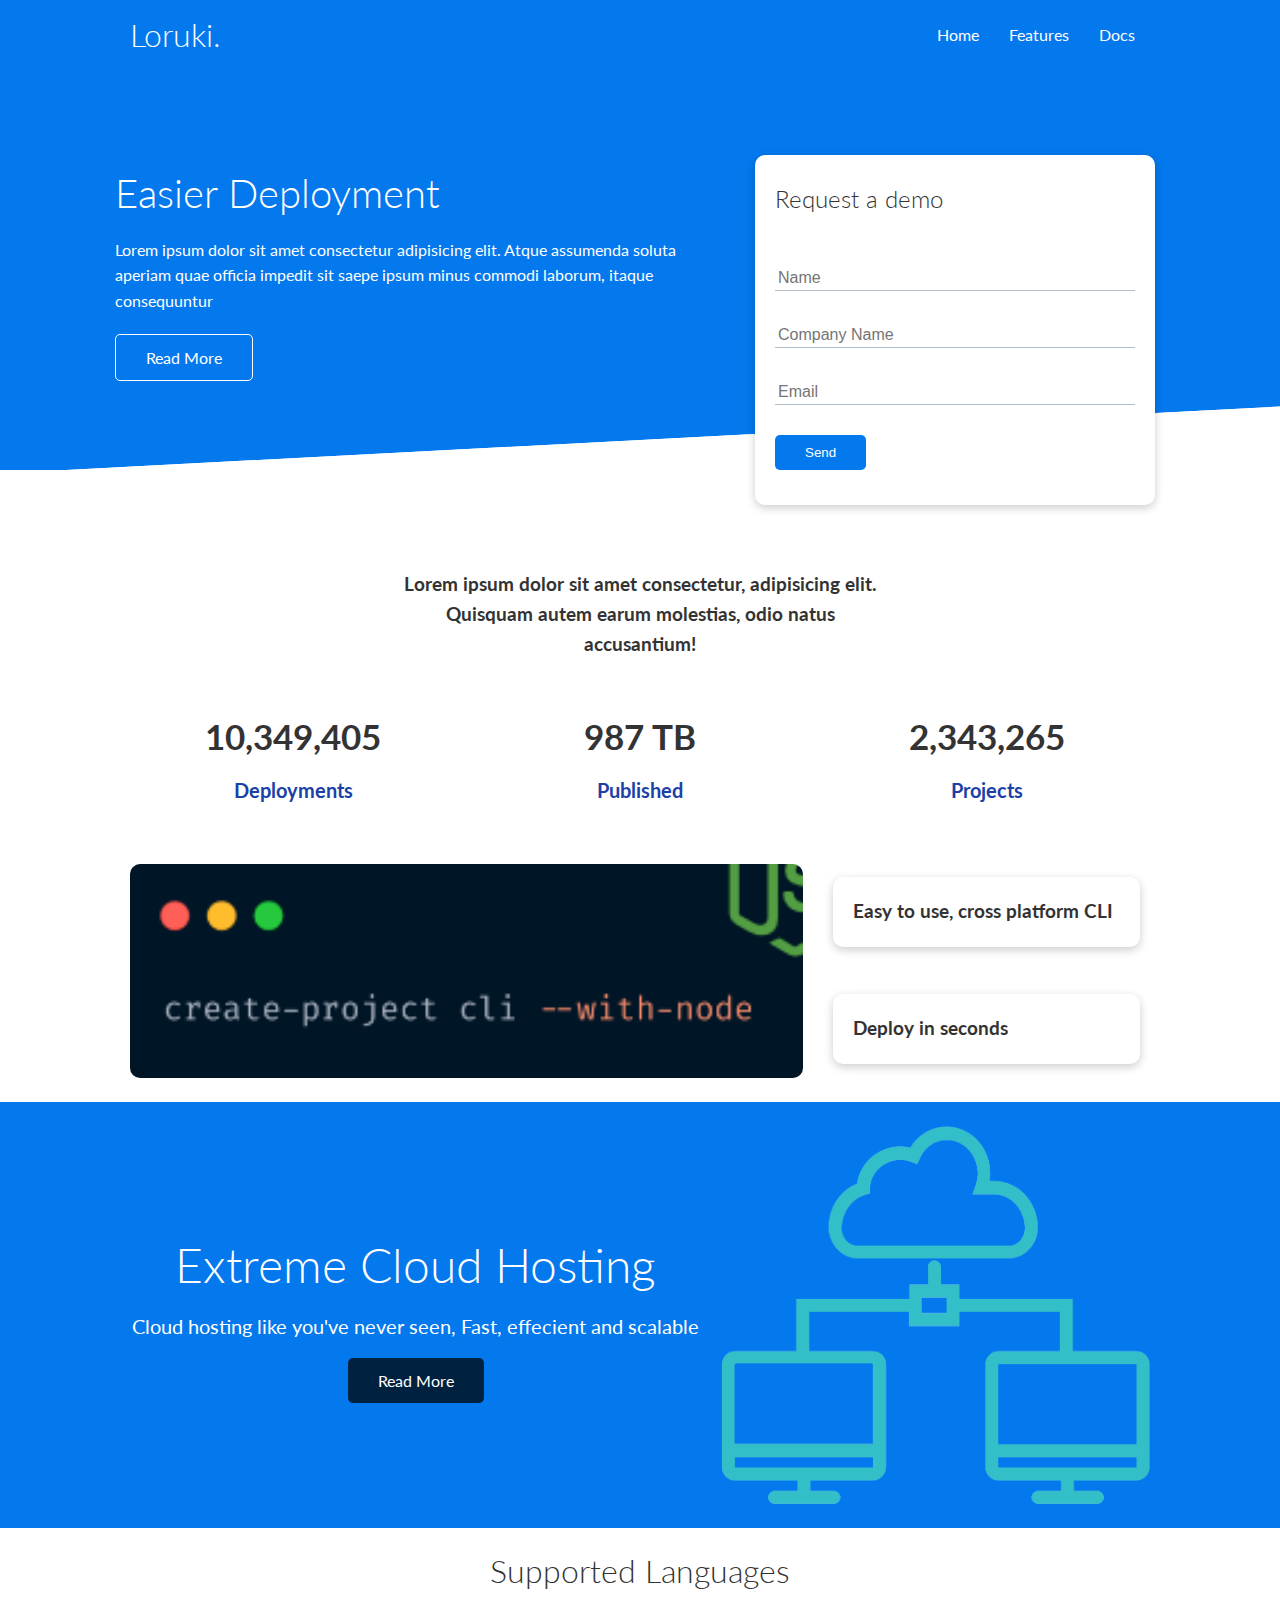
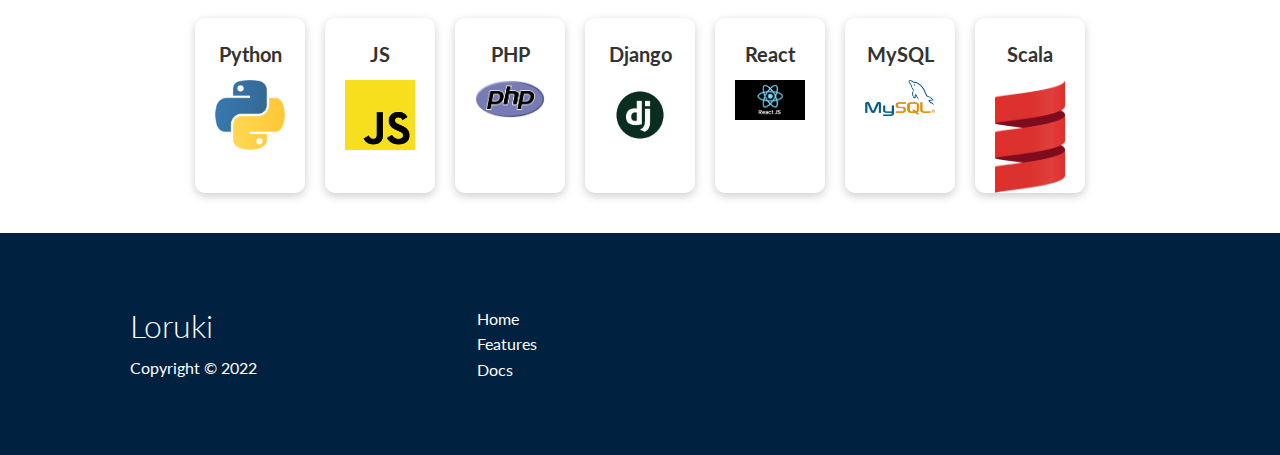
<file: index.html>
<!DOCTYPE html>
<html lang="en">

<head>
    <meta charset="UTF-8">
    <meta http-equiv="X-UA-Compatible" content="IE=edge">
    <meta name="viewport" content="width=device-width, initial-scale=1.0">
    <link rel="stylesheet" href="https://cdnjs.cloudflare.com/ajax/libs/font-awesome/6.1.2/css/all.min.css"
        integrity="sha512-1sCRPdkRXhBV2PBLUdRb4tMg1w2YPf37qatUFeS7zlBy7jJI8Lf4VHwWfZZfpXtYSLy85pkm9GaYVYMfw5BC1A=="
        crossorigin="anonymous" referrerpolicy="no-referrer" />
    <link rel="stylesheet" href="style.css">
    <title>Loruki | Cloud Hosting For Everyone</title>
</head>

<body>
    <!-- Navbar -->
    <div class="navbar">
        <div class="container flex">
            <h1 class="class logo">Loruki.</h1>
            <nav>
                <ul>
                    <li><a href="index.html">Home</a></li>
                    <li><a href="features.html">Features</a></li>
                    <li><a href="docs.html">Docs</a></li>
                </ul>
            </nav>
        </div>
    </div>

    <!-- Showcase -->
    <section class="showcase">
        <div class="container grid">
            <div class="showcase-text">
                <h1>Easier Deployment</h1>
                <p>Lorem ipsum dolor sit amet consectetur adipisicing elit. Atque assumenda soluta aperiam quae officia
                    impedit sit saepe ipsum minus commodi laborum, itaque consequuntur
                </p>
                <a href="Features.html" class="btn btn-outline">Read More</a>
            </div>

            <div class="showcase-form card">
                <h2>Request a demo</h2>
                <form name="contact" method="POST"   netlify-honeypot="bot-field" data-netlify="true">
                    <input type="hidden" name="form-name" value="contact">

                    <p class="hidden">
                        <label>
                          Don’t fill this out if you’re human: <input name="bot-field" />
                        </label>
                      </p>

                    <div class="form-control">
                        <input type="text" name="name" placeholder="Name" required />
                    </div>

                    <div class="form-control">
                        <input type="text" name="company" placeholder="Company Name" required>
                    </div>

                    <div class="form-control">
                        <input type="email" name="email" placeholder="Email" required>
                    </div>
                    <input type="submit" value="Send" class="btn btn-primary">
                </form>
            </div>
        </div>
    </section>

    <!-- Stats -->
    <section class="stats">
        <div class="container">
            <h3 class="stats-heading text-center my-1">
                Lorem ipsum dolor sit amet consectetur, adipisicing elit. Quisquam autem earum molestias, odio natus
                accusantium!
            </h3>

            <div class="grid grid-3 text-center my-4">
                <div>
                    <i class="fas fa-server fa-3x"></i>
                    <h3>10,349,405</h3>
                    <p class="text-secondary">Deployments</p>
                </div>
                <div>
                    <i class="fas fa-upload fa-3x"></i>

                    <h3>987 TB</h3>
                    <p class="text-secondary">Published</p>
                </div>
                <div>
                    <i class="fas fa-project-diagram fa-3x"></i>
                    <h3>2,343,265</h3>
                    <p class="text-secondary">Projects</p>
                </div>
            </div>
        </div>
    </section>

    <!-- cli -->
    <section class="cli">
        <div class="container grid">
            <img src="images/cliimg.png"  alt="">
            <div class="card">
                <h3> Easy to use, cross platform CLI </h3>
            </div>
            <div class="card">
                <h3>Deploy in seconds</h3>
            </div>
        </div>
    </section>
    <!-- Cloud -->
    <section class="cloud bg-primary my-2 py-2">
        <div class="container grid">
            <div class="text-center">
                <h2 class="lg">Extreme Cloud Hosting</h2>
                <p class="lead my-1">Cloud hosting like you've never seen, Fast, effecient and scalable</p>
                <a href="features.html" class="btn btn-dark">Read More</a>
            </div>
            <img src="images/cloudhostimg.png" alt="">
        </div>
    </section>

    <!-- Languages -->
    <section class="languages">
        <h2 class="md text-center">
            Supported Languages
        </h2>
        <div class="container flex">
            <div class="card">
                <h4>Python</h4>
                <img src="images/pyimg.png" alt="">
            </div>
            <div class="card">
                <h4>JS</h4>
                <img src="images/jsimg.png" alt="">
            </div>
            <div class="card">
                <h4>PHP</h4>
                <img src="images/phpimg.png" alt="">
            </div>
            <div class="card">
                <h4>Django</h4>
                <img src="images/djimg.jpg" alt="">
            </div>
            <div class="card">
                <h4>React</h4>
                <img src="images/reactimg.png" alt="">
            </div>
            <div class="card">
                <h4>MySQL</h4>
                <img src="images/mysqlimg.png" alt="">
            </div>
            <div class="card">
                <h4>Scala</h4>
                <img src="images/scalaimg.png" alt="">
            </div>
        </div>
    </section>

    <!-- Footer -->
    <footer class="footer bg-dark py-5">
        <div class="container grid grid-3">
            <div>
                <h1>Loruki
                </h1>
                <p>Copyright &copy; 2022</p>
            </div>
            <nav>
                <ul>
                    <li><a href="index.html">Home</a></li>
                    <li><a href="features.html">Features</a></li>
                    <li><a href="docs.html">Docs</a></li>
                </ul>
            </nav>
            <div class="social">
                <a href="#"><i class="fab fa-github fa-2x"></i></a>
                <a href="#"><i class="fab fa-facebook fa-2x"></i></a>
                <a href="#"><i class="fab fa-instagram fa-2x"></i></a>
                <a href="#"><i class="fab fa-twitter fa-2x"></i></a>
            </div>
        </div>
    </footer>
</body>

</html>
</file>
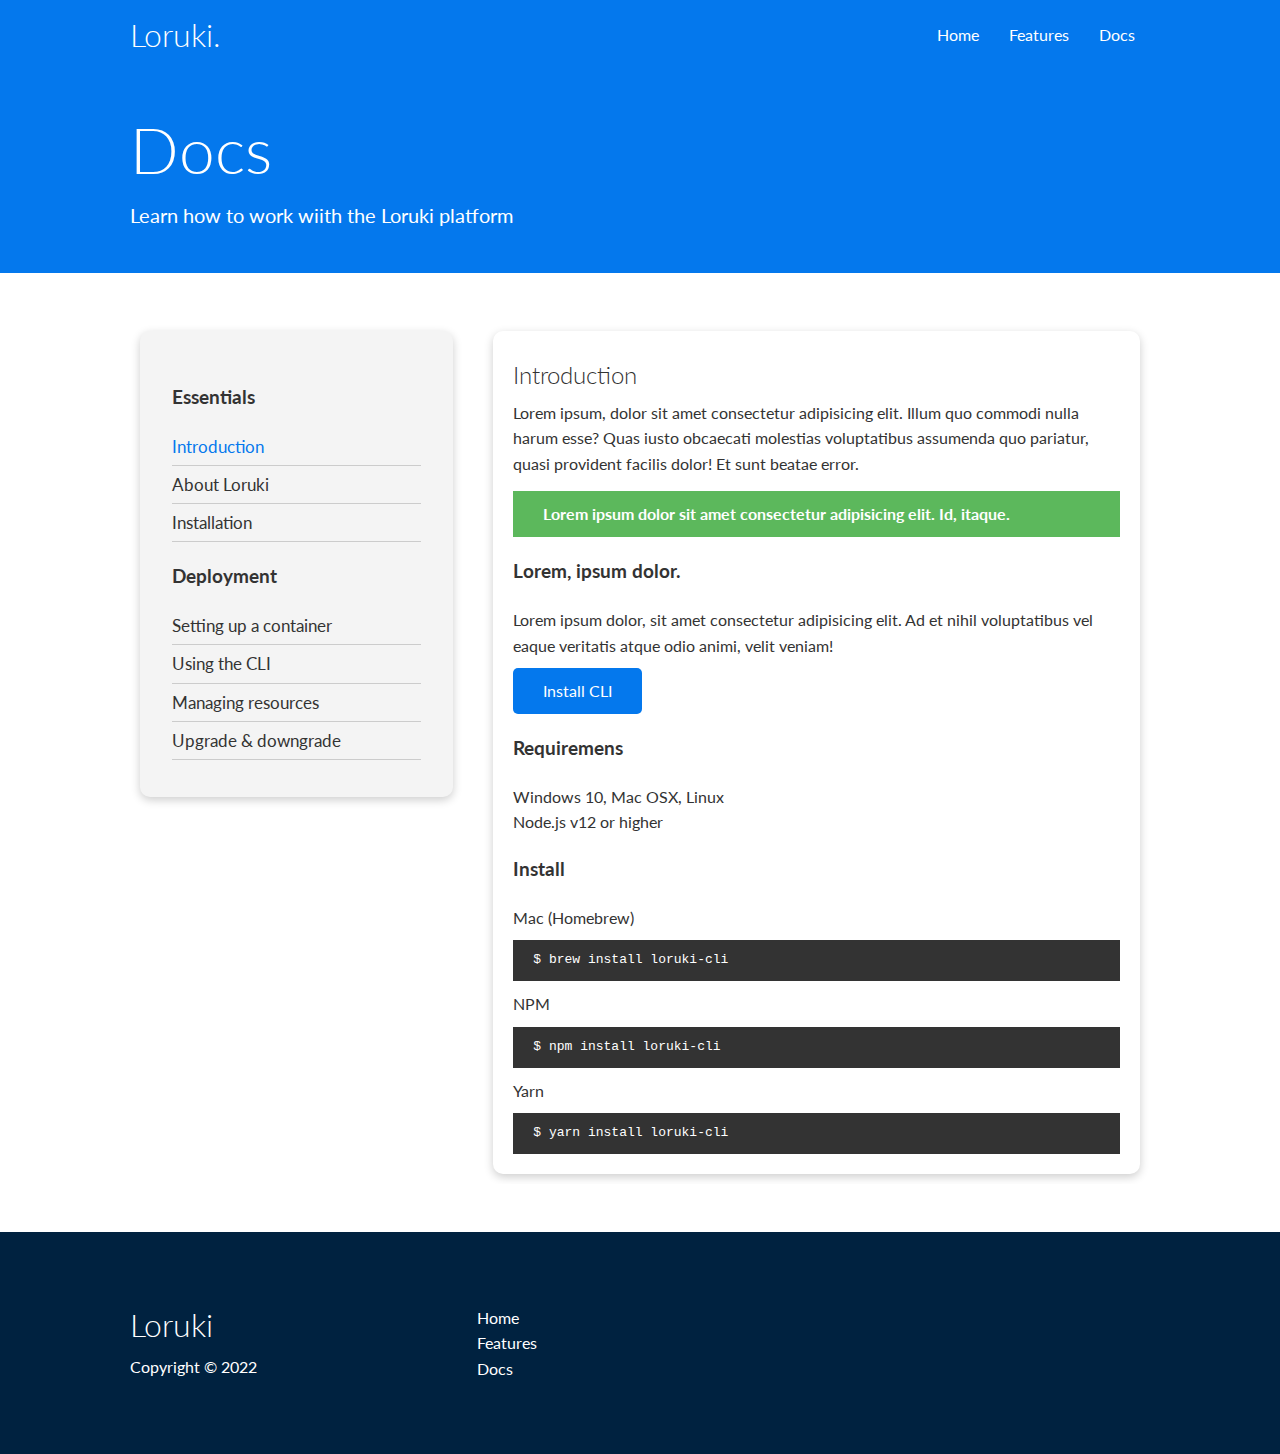
<file: docs.html>
<!DOCTYPE html>
<html lang="en">

<head>
    <meta charset="UTF-8">
    <meta http-equiv="X-UA-Compatible" content="IE=edge">
    <meta name="viewport" content="width=device-width, initial-scale=1.0">
    <link rel="stylesheet" href="https://cdnjs.cloudflare.com/ajax/libs/font-awesome/6.1.2/css/all.min.css"
        integrity="sha512-1sCRPdkRXhBV2PBLUdRb4tMg1w2YPf37qatUFeS7zlBy7jJI8Lf4VHwWfZZfpXtYSLy85pkm9GaYVYMfw5BC1A=="
        crossorigin="anonymous" referrerpolicy="no-referrer" />
    <link rel="stylesheet" href="style.css">
    <title>Loruki | Cloud Hosting For Everyone</title>
</head>

<body>
    <!-- Navbar -->
    <div class="navbar">
        <div class="container flex">
            <h1 class="class logo">Loruki.</h1>
            <nav>
                <ul>
                    <li><a href="index.html">Home</a></li>
                    <li><a href="features.html">Features</a></li>
                    <li><a href="docs.html">Docs</a></li>
                </ul>
            </nav>
        </div>
    </div>

    <!-- Head -->
    <section class="docs-head bg-primary py-3">
        <div class="container grid">
            <div>
                <h1 class="xl">Docs</h1>
                <p class="lead">Learn how to work wiith the Loruki platform</p>

            </div>
            <!-- <img src="images/mantyping.jpg" alt=""> -->
            <i class="fas fa-book fa-10x"></i>
        </div>
    </section>

    <!-- Docs main -->
    <section class="docs-main my-4">
        <div class="container grid">
            <div class="card bg-light p-3">
                <h3 class="my-2">Essentials</h3>
                <nav>
                    <ul>
                        <li><a class="text-primary" href="#">Introduction</a></li>
                        <li><a href="#">About Loruki</a></li>
                        <li><a href="#">Installation</a></li>
                    </ul>
                </nav>

                <h3 class="my-2">Deployment</h3>
                <nav>
                    <ul>
                        <li><a href="#">Setting up a container</a></li>
                        <li><a href="#">Using the CLI</a></li>
                        <li><a href="#">Managing resources</a></li>
                        <li><a href="#">Upgrade & downgrade</a></li>
                    </ul>
                </nav>
            </div>

            <div class="card">
                <h2>Introduction</h2>
                <p>Lorem ipsum, dolor sit amet consectetur adipisicing elit. Illum quo commodi nulla harum esse? Quas iusto obcaecati molestias voluptatibus assumenda quo pariatur, quasi provident facilis dolor! Et sunt beatae error.</p>

                <div class="alert alert-success">
                    <i class="fas fa-info"></i> Lorem ipsum dolor sit amet consectetur adipisicing elit. Id, itaque.
                </div>

                <h3>Lorem, ipsum dolor.</h3>
                <p>Lorem ipsum dolor, sit amet consectetur adipisicing elit. Ad et nihil voluptatibus vel eaque veritatis atque odio animi, velit veniam!</p>
                <a href="#" class="btn btn-primary">Install CLI</a>

                <h3>Requiremens</h3>
                <ul>
                    <li>Windows 10, Mac OSX, Linux</li>
                    <li>Node.js v12 or higher</li>
                </ul>

                <h3>Install</h3>
                <p>Mac (Homebrew)</p>
                <pre><code>$ brew install loruki-cli</code></pre>
                <p>NPM</p>
                <pre><code>$ npm install loruki-cli</code></pre>
                <p>Yarn</p>
                <pre><code>$ yarn install loruki-cli</code></pre>
            </div>
        </div>
    </section>

    <!-- Footer -->
    <footer class="footer bg-dark py-5">
        <div class="container grid grid-3">
            <div>
                <h1>Loruki
                </h1>
                <p>Copyright &copy; 2022</p>
            </div>
            <nav>
                <ul>
                    <li><a href="index.html">Home</a></li>
                    <li><a href="features.html">Features</a></li>
                    <li><a href="docs.html">Docs</a></li>
                </ul>
            </nav>
            <div class="social">
                <a href="#"><i class="fab fa-github fa-2x"></i></a>
                <a href="#"><i class="fab fa-facebook fa-2x"></i></a>
                <a href="#"><i class="fab fa-instagram fa-2x"></i></a>
                <a href="#"><i class="fab fa-twitter fa-2x"></i></a>
            </div>
        </div>
    </footer>
</body>

</html>
</file>
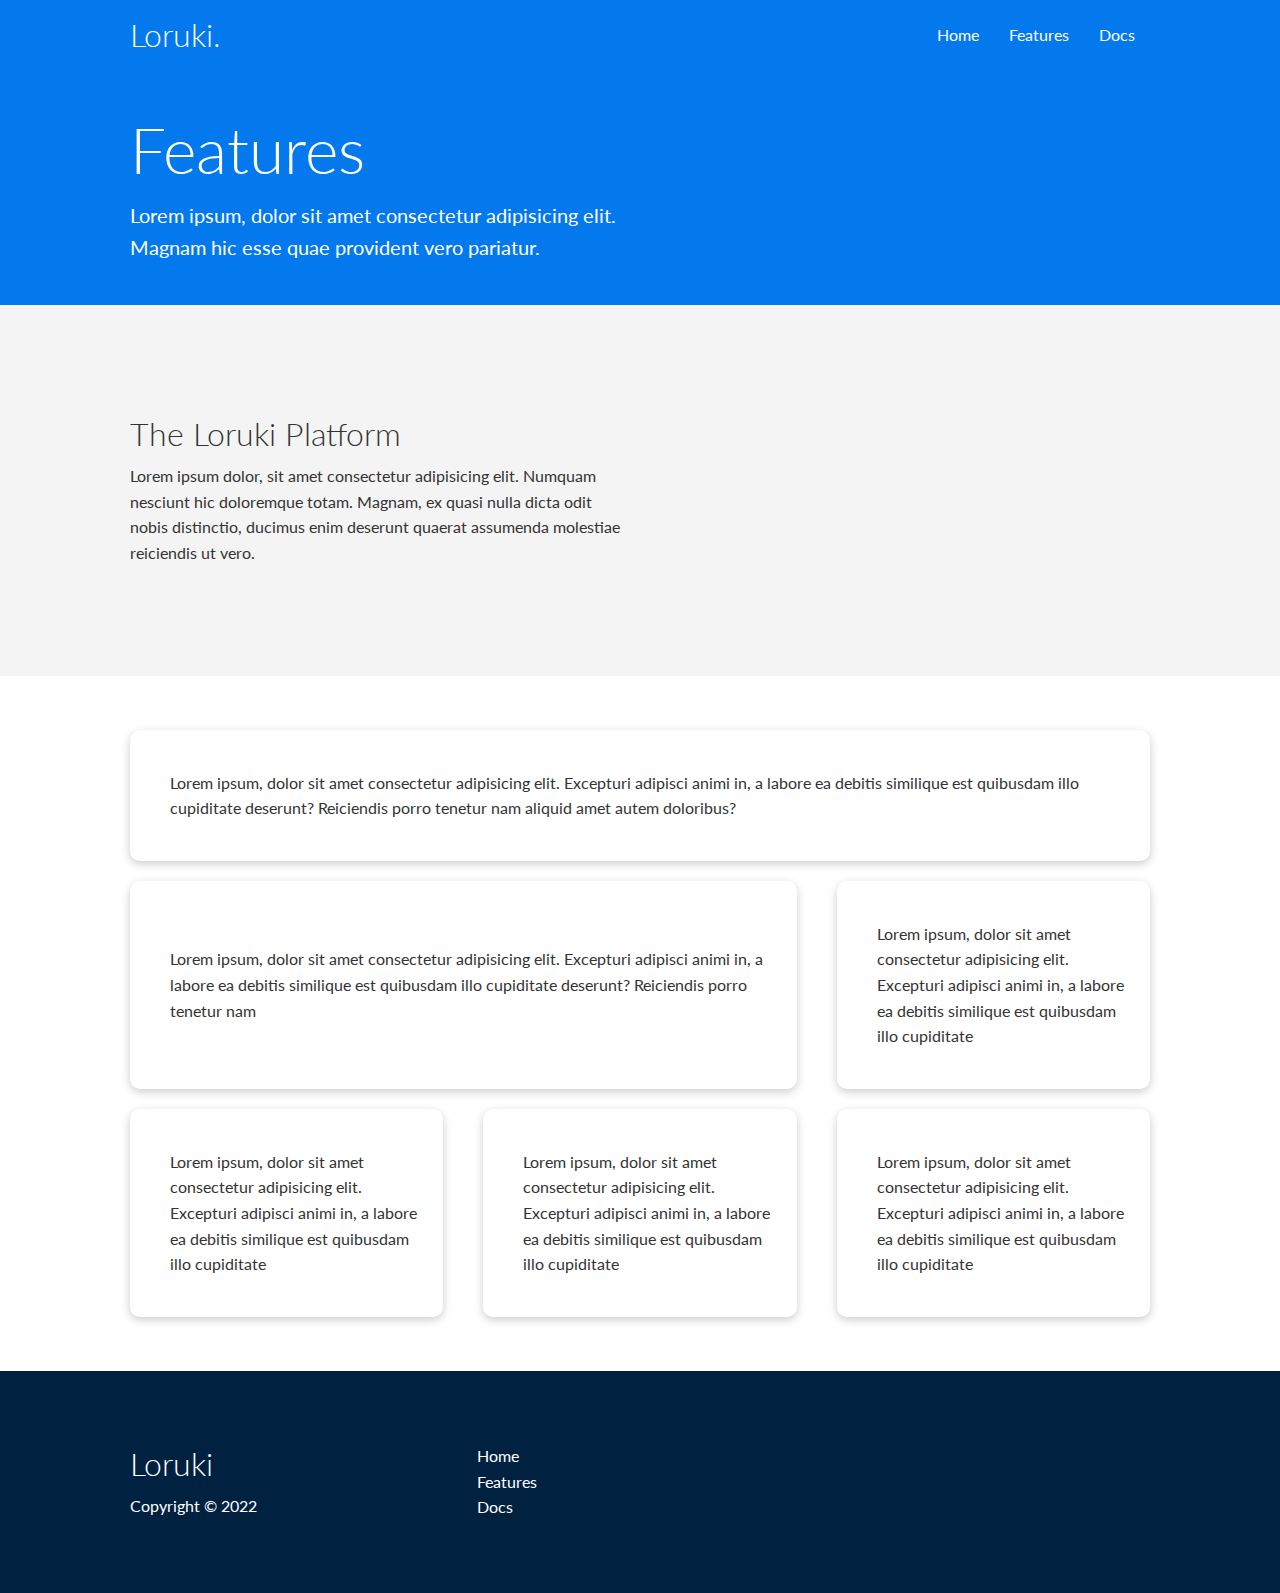
<file: features.html>
<!DOCTYPE html>
<html lang="en">

<head>
    <meta charset="UTF-8">
    <meta http-equiv="X-UA-Compatible" content="IE=edge">
    <meta name="viewport" content="width=device-width, initial-scale=1.0">
    <link rel="stylesheet" href="https://cdnjs.cloudflare.com/ajax/libs/font-awesome/6.1.2/css/all.min.css"
        integrity="sha512-1sCRPdkRXhBV2PBLUdRb4tMg1w2YPf37qatUFeS7zlBy7jJI8Lf4VHwWfZZfpXtYSLy85pkm9GaYVYMfw5BC1A=="
        crossorigin="anonymous" referrerpolicy="no-referrer" />
    <link rel="stylesheet" href="style.css">
    <title>Loruki | Cloud Hosting For Everyone</title>
</head>

<body>
    <!-- Navbar -->
    <div class="navbar">
        <div class="container flex">
            <h1 class="class logo">Loruki.</h1>
            <nav>
                <ul>
                    <li><a href="index.html">Home</a></li>
                    <li><a href="features.html">Features</a></li>
                    <li><a href="docs.html">Docs</a></li>
                </ul>
            </nav>
        </div>
    </div>

    <!-- Head -->
    <section class="features-head bg-primary py-3">
        <div class="container grid">
            <div>
                <h1 class="xl">Features</h1>
                <p class="lead">Lorem ipsum, dolor sit amet consectetur adipisicing elit. Magnam hic esse quae provident vero pariatur.</p>

            </div>
            <i class="fas fa-globe fa-9x"></i>
            <!-- <img src="images/mantyping.jpg" alt=""> -->
        </div>
    </section>

    <!-- Sub Head -->
    <section class="features-sub-head bg-light py3">
        <div class="container grid">
            <div>
                <h1 class="md">The Loruki Platform</h1>
                <p>Lorem ipsum dolor, sit amet consectetur adipisicing elit. Numquam nesciunt hic doloremque totam. Magnam, ex quasi nulla dicta odit nobis distinctio, ducimus enim deserunt quaerat assumenda molestiae reiciendis ut vero.</p>

            </div>
            <i class="fas fa-handshake fa-10x"></i>
        </div>
    </section>

    <section class="features-main my-2">
        <div class="container grid grid-3">
        <div class="card flex">
            <i class="fas fa-server fa-3x"></i>
            <p>Lorem ipsum, dolor sit amet consectetur adipisicing elit. Excepturi adipisci animi in, a labore ea debitis similique est quibusdam illo cupiditate deserunt? Reiciendis porro tenetur nam aliquid amet autem doloribus?</p>
        </div>
        <div class="card flex">
            <i class="fas fa-database fa-3x"></i>
            <p>Lorem ipsum, dolor sit amet consectetur adipisicing elit. Excepturi adipisci animi in, a labore ea debitis similique est quibusdam illo cupiditate deserunt? Reiciendis porro tenetur nam</p>
        </div>
        <div class="card flex">
            <i class="fas fa-upload fa-3x"></i>
            <p>Lorem ipsum, dolor sit amet consectetur adipisicing elit. Excepturi adipisci animi in, a labore ea debitis similique est quibusdam illo cupiditate</p>
        </div>
    
    <div class="card flex">
        <i class="fas fa-power-off fa-3x"></i>
        <p>Lorem ipsum, dolor sit amet consectetur adipisicing elit. Excepturi adipisci animi in, a labore ea debitis similique est quibusdam illo cupiditate</p>
    </div>
    <div class="card flex">
        <i class="fas fa-laptop fa-3x"></i>
        <p>Lorem ipsum, dolor sit amet consectetur adipisicing elit. Excepturi adipisci animi in, a labore ea debitis similique est quibusdam illo cupiditate</p>
    </div>
    <div class="card flex">
        <i class="fas fa-code fa-3x"></i>
        <p>Lorem ipsum, dolor sit amet consectetur adipisicing elit. Excepturi adipisci animi in, a labore ea debitis similique est quibusdam illo cupiditate</p>
    </div>
</div>

    </section>

    <!-- Footer -->
    <footer class="footer bg-dark py-5">
        <div class="container grid grid-3">
            <div>
                <h1>Loruki
                </h1>
                <p>Copyright &copy; 2022</p>
            </div>
            <nav>
                <ul>
                    <li><a href="index.html">Home</a></li>
                    <li><a href="features.html">Features</a></li>
                    <li><a href="docs.html">Docs</a></li>
                </ul>
            </nav>
            <div class="social">
                <a href="#"><i class="fab fa-github fa-2x"></i></a>
                <a href="#"><i class="fab fa-facebook fa-2x"></i></a>
                <a href="#"><i class="fab fa-instagram fa-2x"></i></a>
                <a href="#"><i class="fab fa-twitter fa-2x"></i></a>
            </div>
        </div>
    </footer>
</body>

</html>
</file>
<file: style.css>
@import url('https://fonts.googleapis.com/css2?family=Lato:wght@300&display=swap');

:root {
    --primary-color: #0478ed;
    --secondary-color: #1c3fa8;
    --dark-color: #002240;
    --light-color: #f4f4f4;
    --success-color: #5cb85c;
    --error-color: #d9534f;
}

* {
    box-sizing: border-box;
    padding: 0;
    margin: 0;
}

body {
    font-family: 'Lato', sans-serif;
    color: #333;
    line-height: 1.6;
}

ul {
    list-style-type: none;
}

a {
    text-decoration: none;
    color: #333;
}

h1,
h2 {
    font-weight: 300;
    line-height: 1.2;
    margin: 10px 0;
}

p {
    margin: 10px 0;
}

img {
    width: 100%;
}

code, pre {
    background: #333;
    color: #fff;
    padding: 10px;
}

.hidden {
    visibility: hidden;
    height: 0;
}

/* Navbar */
.navbar {
    background-color: var(--primary-color);
    color: #fff;
    height: 70px;
    /* position: fixed;
    top: 0;
    z-index: 999;
    width: 100%; */
}

.navbar ul {
    display: flex;
}

.navbar a {
    color: #fff;
    padding: 10px;
    margin: 0 5px;
}

.navbar a:hover {
    border-bottom: 2px #fff solid;
}

.navbar .flex {
    justify-content: space-between;


}

/* Showcase */
.showcase {
    height: 400px;
    background-color: var(--primary-color);
    color: #fff;
    position: relative;
}

/* Stats */
.stats {
    padding-top: 100px;
    animation: slideInFromBottom 1s ease-in;
}

.showcase h1 {
    font-size: 40px;
}

.showcase p {
    margin: 20px 0;
}

.showcase .grid {
    grid-template-columns: 55% 45%;
    gap: 30px;
    overflow: visible;
}

.showcase-text {
    animation: slideInFromLeft 1s ease-in;
}

.showcase-form {
    position: relative;
    top: 60px;
    height: 350px;
    width: 400px;
    padding: 40px;
    z-index: 100;
    justify-self: flex-end;
    animation: slideInFromRight 1s ease-in;
}

.showcase-form .form-control {
    margin: 30px 0;
}

.showcase-form input[type="text"],
.showcase-form input[type="email"] {
    border: 0;
    border-bottom: 1px solid #b4becb;
    width: 100%;
    padding: 3px;
    font-size: 16px;
}

.showcase-form input:focus {
    outline: none;
}

.showcase::before,
.showcase::after {
    content: '';
    position: absolute;
    height: 100px;
    bottom: -70px;
    right: 0;
    left: 0;
    background: #fff;
    transform: skewY(-3deg);
    -webkit-transform: skewY(-3deg);
    -moz-transform: skewY(-3deg);
    -ms-transform: skewY(-3deg);
}

/* Utilities */
.container {
    max-width: 1100px;
    margin: 0 auto;
    overflow: auto;
    padding: 0 40px;
}

.card {
    background-color: #fff;
    color: #333;
    border-radius: 10px;
    box-shadow: 0 3px 10px rgba(0, 0, 0, 0.2);
    padding: 20px;
    margin: 10px;
}

.btn {
    display: inline-block;
    padding: 10px 30px;
    cursor: pointer;
    background-color: var(--primary-color);
    color: #fff;
    border: none;
    border-radius: 5px;
}

.btn-outline {
    background-color: transparent;
    border: 1px #fff solid;
}

.btn:hover {
    transform: scale(0.98);
}

/* Backgrounds & color button */
.bg-primary,
.btn-primary {
    background-color: var(--primary-color);
    color: #fff;
}

.bg-secondary,
.btn-secondary {
    background-color: var(--secondary-color);
    color: #fff;
}

.bg-dark,
.btn-dark {
    background-color: var(--dark-color);
    color: #fff;
}



.bg-light,
.btn-light {
    background-color: var(--light-color);
    color: #333;
}

.bg-primary a,
.btn-primary a,
.bg-secondary a,
.btn-secondary a,
.bg-dark a,
.btn-dark a {
    color: #fff;
}


/* Text colors */
.text-primary{
    color: var(--primary-color);
}

.text-secondary {
    color: var(--secondary-color);
}

.text-dark {
   color: var(--dark-color);
}



.text-light{
    background-color: var(--light-color);
}

/* Text sizes */
.lead {
    font-size: 20px;
}

.sm {
    font-size: 16px;
}

.md {
    font-size: 2rem;
}

.lg {
    font-size: 3rem;
}

.xl {
    font-size: 4rem;
}

.text-center {
    text-align: center;
}

.alert {
    background-color: var(--light-color);
    padding: 10px 20px;
    font-weight: bold;
    margin: 15px 0;
}

.alert i {
    margin-right: 10px;
}

.alert-success {
    background-color: var(--success-color);
    color: #fff;
}

.alert-error {
    background-color: var(--error-color);
    color: #fff;
}

.flex {
    display: flex;
    justify-content: center;
    align-items: center;
    height: 100%;
}

.grid {
    display: grid;
    grid-template-columns: repeat(2, 1fr);
    gap: 20px;
    justify-content: center;
    align-items: center;
    height: 100%;
}

.grid-3 {
    grid-template-columns: repeat(3, 1fr);

}

/* Margin */
.my-1 {
    margin: 1rem 0;
}

.my-2 {
    margin: 1.5rem 0;
}

.my-3 {
    margin: 2rem 0;
}

.my-4 {
    margin: 3rem 0;
}

.my-5 {
    margin: 4rem 0;
}

.m-1 {
    margin: 1rem;
}

.m-2 {
    margin: 1.5rem;
}

.m-3 {
    margin: 2rem;
}

.m-4 {
    margin: 3rem;
}

.m-5 {
    margin: 4rem;
}


/* Padding */
.py-1 {
    padding: 1rem 0;
}

.py-2 {
    padding: 1.5rem 0;
}

.py-3 {
    padding: 2rem 0;
}

.py-4 {
    padding: 3rem 0;
}

.py-5 {
    padding: 4rem 0;
}

.p-1 {
    padding: 1rem;
}

.p-2 {
    padding: 1.5rem;
}

.p-3 {
    padding: 2rem;
}

.p-4 {
    padding: 3rem;
}

.p-5 {
    padding: 4rem;
}

.stats-heading {
    max-width: 500px;
    margin: auto;
}

.stats .grid h3 {
    font-size: 35px;
}

.stats .grid p {
    font-size: 20px;
    font-weight: bold;
}

/* Cli */
.cli .grid {
    grid-template-columns: repeat(3, 1fr);
    grid-template-rows: repeat(2, 1fr);
}

.cli .grid>*:first-child {
    border-radius: 10px;
    grid-row: 1 / span 2;
    grid-column: 1 / span 2;
   
}

/* Cloud */

.cloud .grid {
    grid-template-columns: 4fr 3fr;
}

.languages .flex {
    flex-wrap: wrap;
}

.languages .card {
    text-align: center;
    margin: 18px 10px 40px;
    width: 110px;
    height: 175px;
    transition: transform 0.2s ease-in;
}

.languages .card h4 {
    font-size: 20px;
    margin-bottom: 10px;
}

.languages .card:hover {
    transform: translateY(-15px);
}

/* Features */
.features-head i, .docs-head i {
    width: 200px;
    justify-self: flex-end;
}

.features-sub-head i {
    width: 200px;
    justify-self: flex-end;
    color: var(--primary-color);
    z-index: 100;
  
}

.features-sub-head .grid {
    padding-top: 100px;
    padding-bottom: 100px;
}

.features-main .card > i {
    margin-right: 20px;
}

.features-main .grid {
    padding: 30px;
}

.features-main .grid >*:first-child {
    grid-column: 1 /span 3;
}
.features-main .grid >*:nth-child(2) {
    grid-column: 1 /span 2;
}

/* Docs */
.docs-main h3 {
    margin: 20px 0;
}

.docs-main .grid {
    grid-template-columns: 1fr 2fr;
    align-items: flex-start;
}

.docs-main nav li {
    font-size: 17px;
    padding-bottom: 5px;
    margin-bottom: 5px;
    border-bottom: 1px #ccc solid;
}

.docs-main a:hover {
    font-weight: bold;
}


/* Footer */
.footer .social a{
    margin: 0 10px;
}

/* Animations */
@keyframes slideInFromLeft {
    0% {
        transform: translateX(-100%);
    }

    100% {
        transform: translateX(0);
    }
}

@keyframes slideInFromRight {
    0% {
        transform: translateX(100%);
    }

    100% {
        transform: translateX(0);
    }
}

@keyframes slideInFromTop {
    0% {
        transform: translateY(-100%);
    }

    100% {
        transform: translateX(0);
    }
}

@keyframes slideInFromBottom {
    0% {
        transform: translateY(100%);
    }

    100% {
        transform: translateX(0);
    }
}

/* Tablets and under */
@media(max-width: 768px) {
    .grid,
    .showcase .grid,
    .stats .grid,
    .cli .grid,
    .cloud .grid,
    .features-main .grid,
    .docs-main .grid {
        grid-template-columns: 1fr;
        grid-template-rows: 1fr;
    }

    .showcase {
        height: auto;
    }

    .showcase-text {
        text-align: center;
        margin-top: 40px;
        animation: slideInFromTop 1s ease-in;
    }

    .showcase-form {
        justify-self: center;
        margin: auto;
        animation: slideInFromBottom 1s ease-in;
    }
    .cli .grid > *:first-child {
        grid-column: 1;
        grid-row: 1;
    }

    .features-head,
    .features-sub-head,
    .docs-head {
        text-align: center;
    }

    .features-head i,
    .features-sub-head i,
    .docs-head i{
        justify-self: center;
    }

    .features-main .grid >*:first-child,
    .features-main .grid >*:nth-child(2) {
        grid-column: 1;
    }
}

/* Mobile */
@media(max-width: 556px) {
    .navbar {
        height: 110px;
    }

    .navbar .flex {
        flex-direction: column;
    }

    .navbar ul {
        padding: 10px;
        background-color: rgba(0,  0, 0, 0.1);
    }
}
</file>
